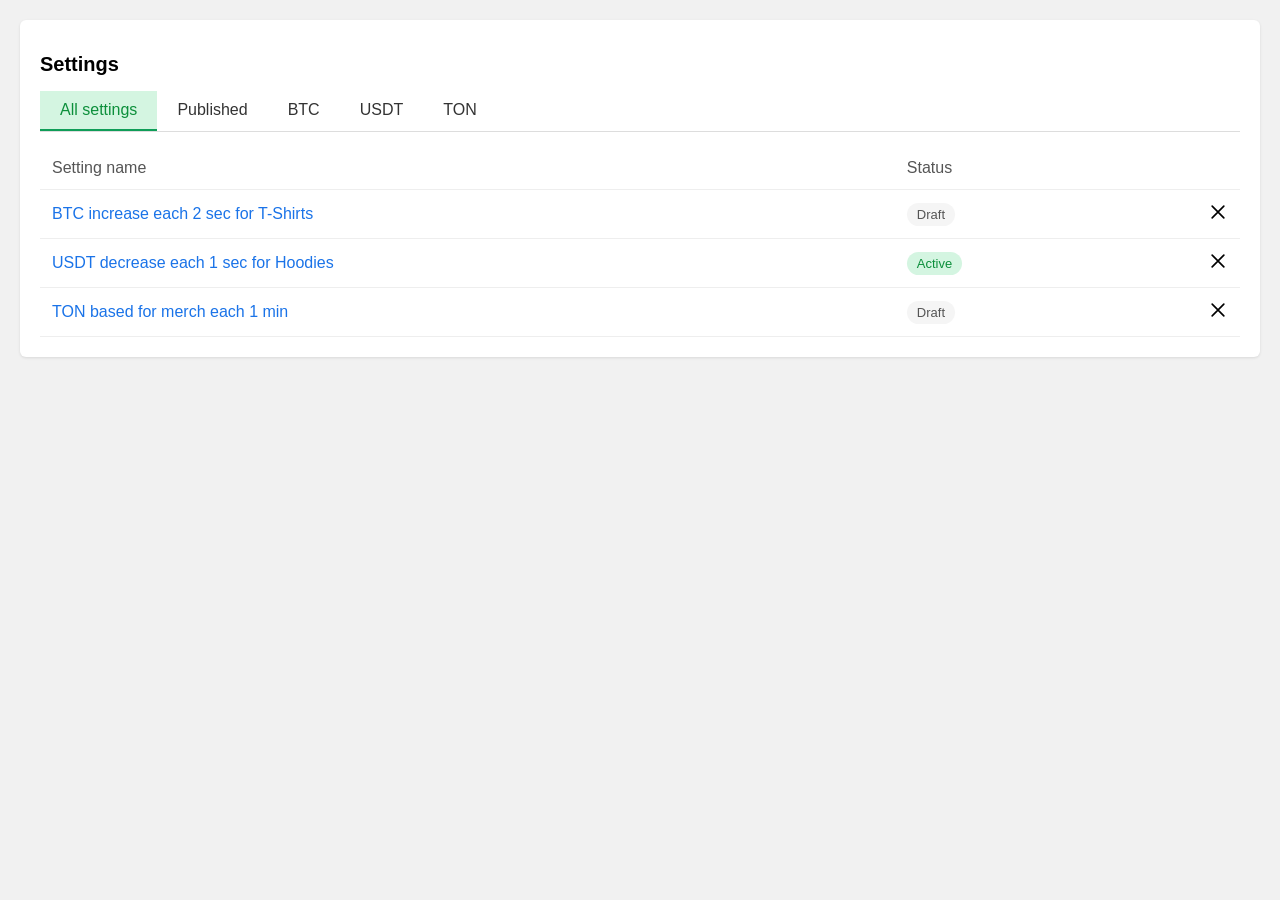
<file: Lab2/index.html>
<!DOCTYPE html>
<html lang="en">
<head>
<link rel="stylesheet" href="style.css">
<meta charset="UTF-8">
<title>Settings</title>
<link rel="stylesheet" href="style.css">
</head>
<body>

<div class="container">
    <h1>Settings</h1>

    <div class="tabs">
        <div class="tab active">All settings</div>
        <div class="tab">Published</div>
        <div class="tab">BTC</div>
        <div class="tab">USDT</div>
        <div class="tab">TON</div>
    </div>

    <table>
        <thead>
            <tr>
                <th>Setting name</th>
                <th>Status</th>
                <th></th>
            </tr>
        </thead>
        <tbody>
            <tr>
                <td><a href="#">BTC increase each 2 sec for T-Shirts</a></td>
                <td><span class="status draft">Draft</span></td>
                <td class="delete-icon"><img src="delete-icon.svg" alt="Видалити"></td>
            </tr>
            <tr>
                <td><a href="#">USDT decrease each 1 sec for Hoodies</a></td>
                <td><span class="status active">Active</span></td>
                <td class="delete-icon"><img src="delete-icon.svg" alt="Видалити"></td>
            </tr>
            <tr>
                <td><a href="#">TON based for merch each 1 min</a></td>
                <td><span class="status draft">Draft</span></td>
                <td class="delete-icon"><img src="delete-icon.svg" alt="Видалити"></td>
            </tr>
        </tbody>
    </table>
</div>

</body>
</html>
</file>
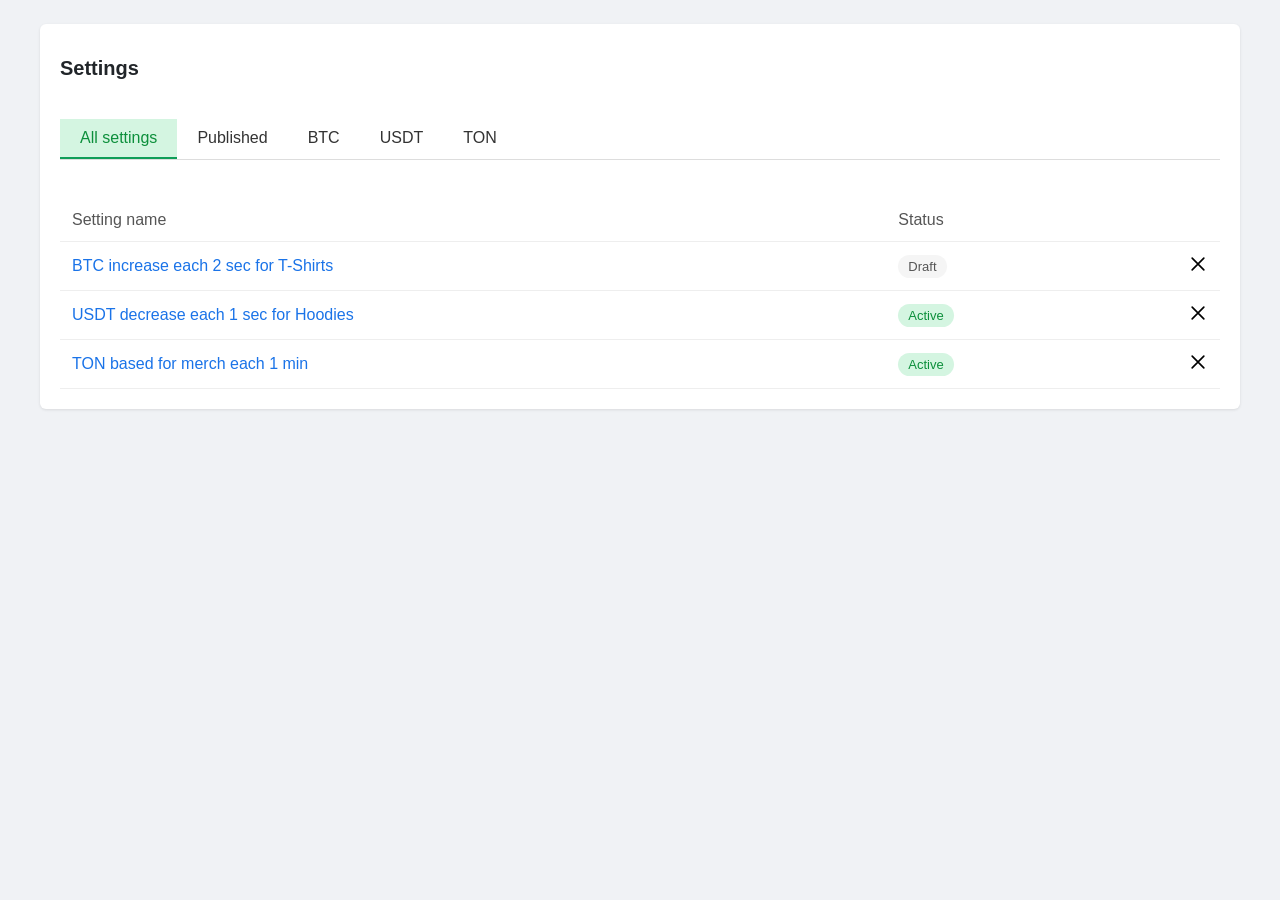
<file: Lab3/index.html>
<!DOCTYPE html>
<html lang="en">
<head>
<link rel="stylesheet" href="style.css">
<meta charset="UTF-8">
<title>Settings</title>
<link rel="stylesheet" href="style.css">
</head>
<body>

<div class="container">
    <h1>Settings</h1>

    <div class="tabs">
        <div class="tab active">All settings</div>
        <div class="tab">Published</div>
        <div class="tab">BTC</div>
        <div class="tab">USDT</div>
        <div class="tab">TON</div>
    </div>

    <table>
        <thead>
            <tr>
                <th>Setting name</th>
                <th>Status</th>
                <th></th>
            </tr>
        </thead>
        <tbody>
            <tr>
                <td><a href="settings.html">BTC increase each 2 sec for T-Shirts</a></td>
                <td><span class="status draft">Draft</span></td>
                <td class="delete-icon"><img src="delete-icon.svg" alt="Видалити"></td>
            </tr>
            <tr>
                <td><a href="#">USDT decrease each 1 sec for Hoodies</a></td>
                <td><span class="status active">Active</span></td>
                <td class="delete-icon"><img src="delete-icon.svg" alt="Видалити"></td>
            </tr>
            <tr>
                <td><a href="#">TON based for merch each 1 min</a></td>
                <td><span class="status active">Active</span></td>
                <td class="delete-icon"><img src="delete-icon.svg" alt="Видалити"></td>
            </tr>
        </tbody>
    </table>
</div>

</body>
</html>
</file>
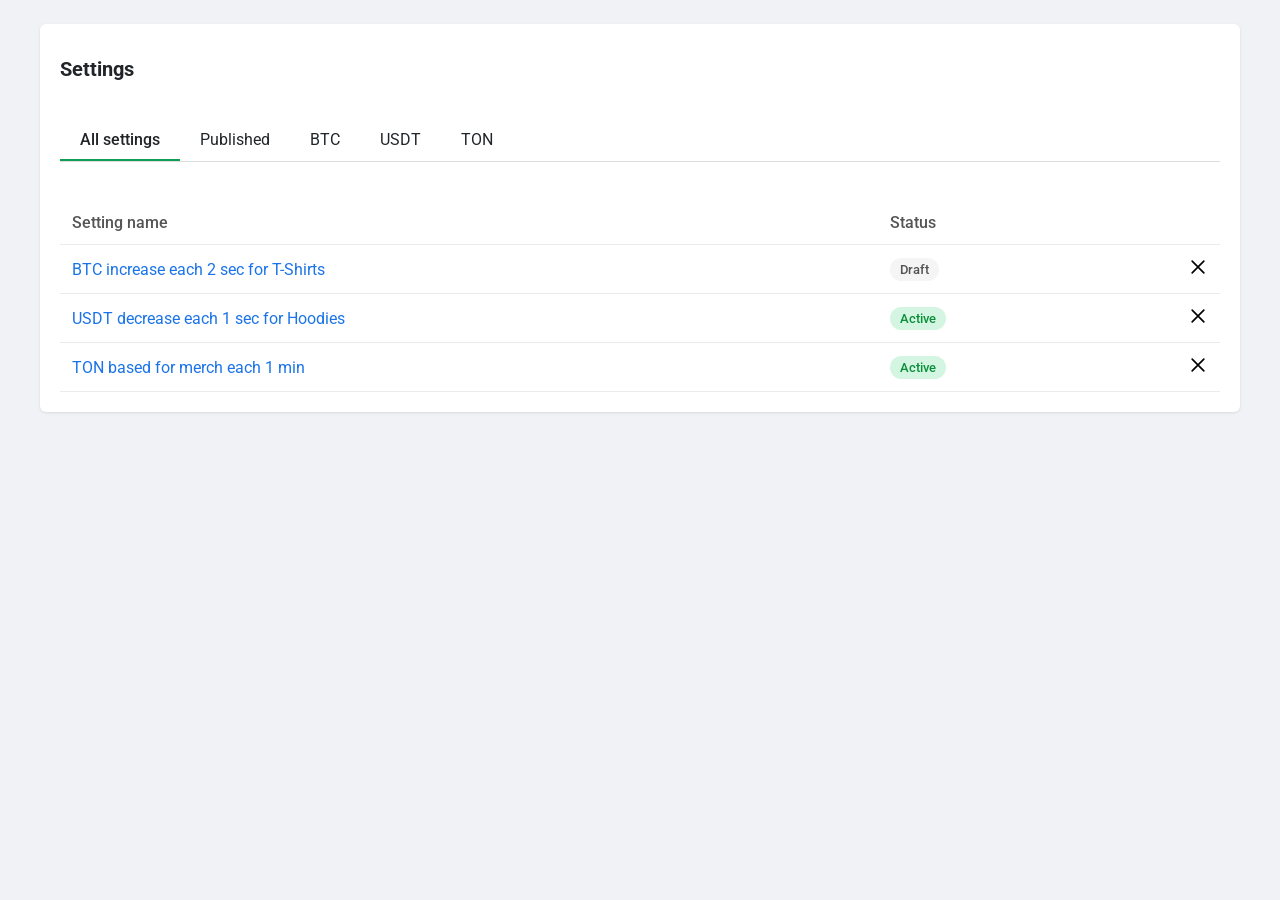
<file: Lab4/index.html>
<!DOCTYPE html>
<html lang="en">
<head>

<meta charset="UTF-8">
<title>Settings</title>
<link rel="stylesheet" href="style.css">
</head>

<head>
    <meta charset="UTF-8">
    <meta name="viewport" content="width=device-width, initial-scale=1.0"> <title>Settings</title>
    <link href="https://fonts.googleapis.com/css2?family=Roboto:wght@400;500;700&display=swap" rel="stylesheet"> <link rel="stylesheet" href="style.css"> </head>
<body>

<div class="container">
    <h1>Settings</h1>

    <div class="tabs">
        <div class="tab active">All settings</div>
        <div class="tab">Published</div>
        <div class="tab">BTC</div>
        <div class="tab">USDT</div>
        <div class="tab">TON</div>
    </div>

    <table>
        <thead>
            <tr>
                <th>Setting name</th>
                <th>Status</th>
                <th></th>
            </tr>
        </thead>
        <tbody>
            <tr>
                <td><a href="settings.html">BTC increase each 2 sec for T-Shirts</a></td>
                <td><span class="status draft">Draft</span></td>
                <td class="delete-icon"><img src="delete-icon.svg" alt="Видалити"></td>
            </tr>
            <tr>
                <td><a href="#">USDT decrease each 1 sec for Hoodies</a></td>
                <td><span class="status active">Active</span></td>
                <td class="delete-icon"><img src="delete-icon.svg" alt="Видалити"></td>
            </tr>
            <tr>
                <td><a href="#">TON based for merch each 1 min</a></td>
                <td><span class="status active">Active</span></td>
                <td class="delete-icon"><img src="delete-icon.svg" alt="Видалити"></td>
            </tr>
        </tbody>
    </table>
</div>

</body>
</html>
</file>
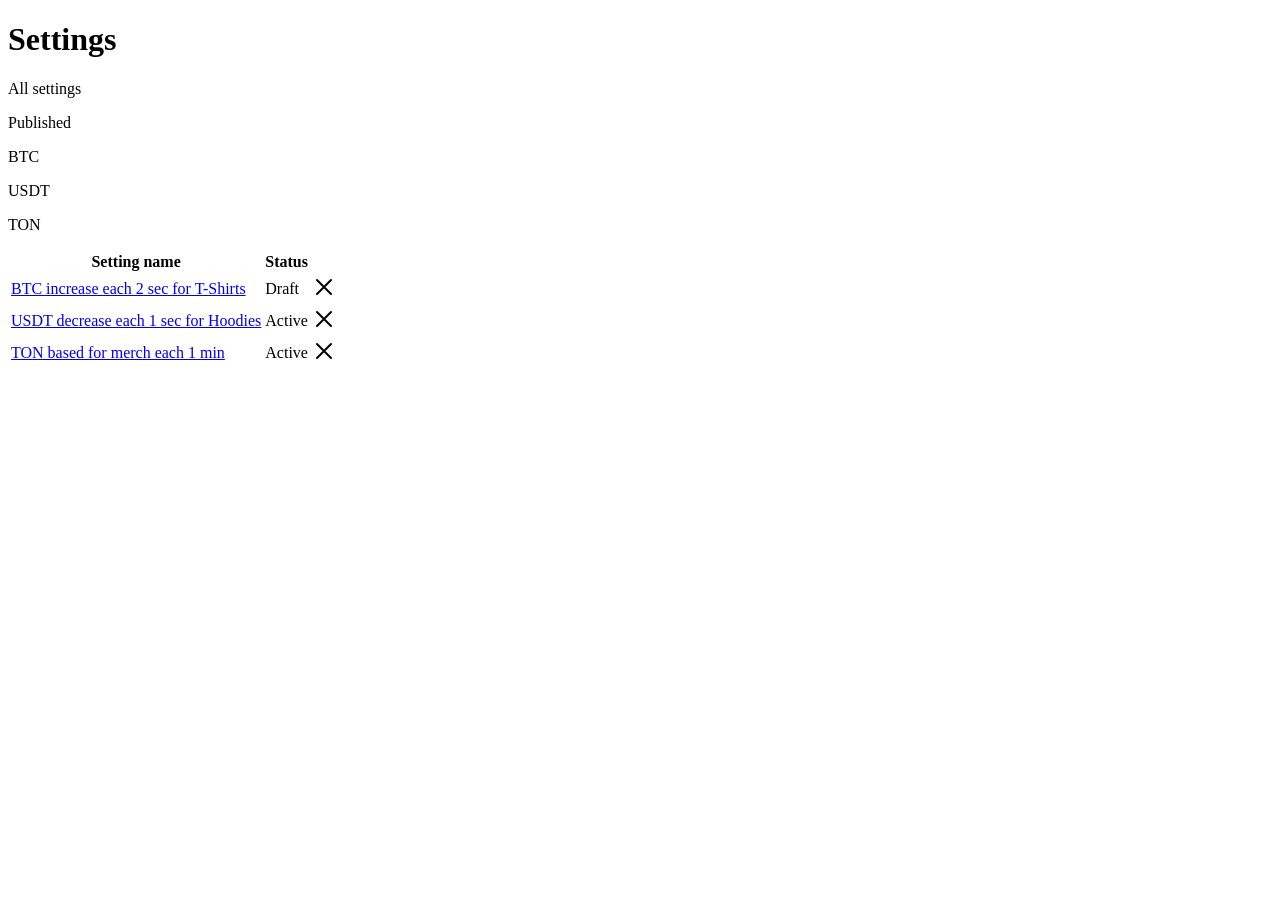
<file: Lab1/lab1.html>
<!DOCTYPE html>
<html lang="en">
<head>
</head>
<body>
  

<div class="container">
<h1>Settings</h1>
<p>All settings</p>
<p>Published</p>
<p>BTC</p>
<p>USDT</p>
<p>TON</p>
</div>
<table class="table">
    <thead>
        <tr>
            <th>Setting name</th>
            <th>Status</th>
            <th> </th>
        </tr>
    </thead>
    <tbody>
        <tr>
            <td><a href="#">BTC increase each 2 sec for T-Shirts</a></td>
            <td class="status">Draft</td>
            <td class="delete-icon"><img src="delete-icon.svg" alt="Видалити" width="24" height="24"></td>
        </tr>
        <tr>
            <td><a href="#">USDT decrease each 1 sec for Hoodies</a></td>
            <td class="status">Active</td>
            <td class="delete-icon"><img src="delete-icon.svg" alt="Видалити" width="24" height="24"></td>
        </tr>
        <tr>
            <td><a href="#">TON based for merch each 1 min</a></td>
            <td class="status">Active</td>
            <td class="delete-icon"><img src="delete-icon.svg" alt="Видалити" width="24" height="24"></td>
        </tr>
    </tbody>
    
</table>

</body>
</html>
</file>
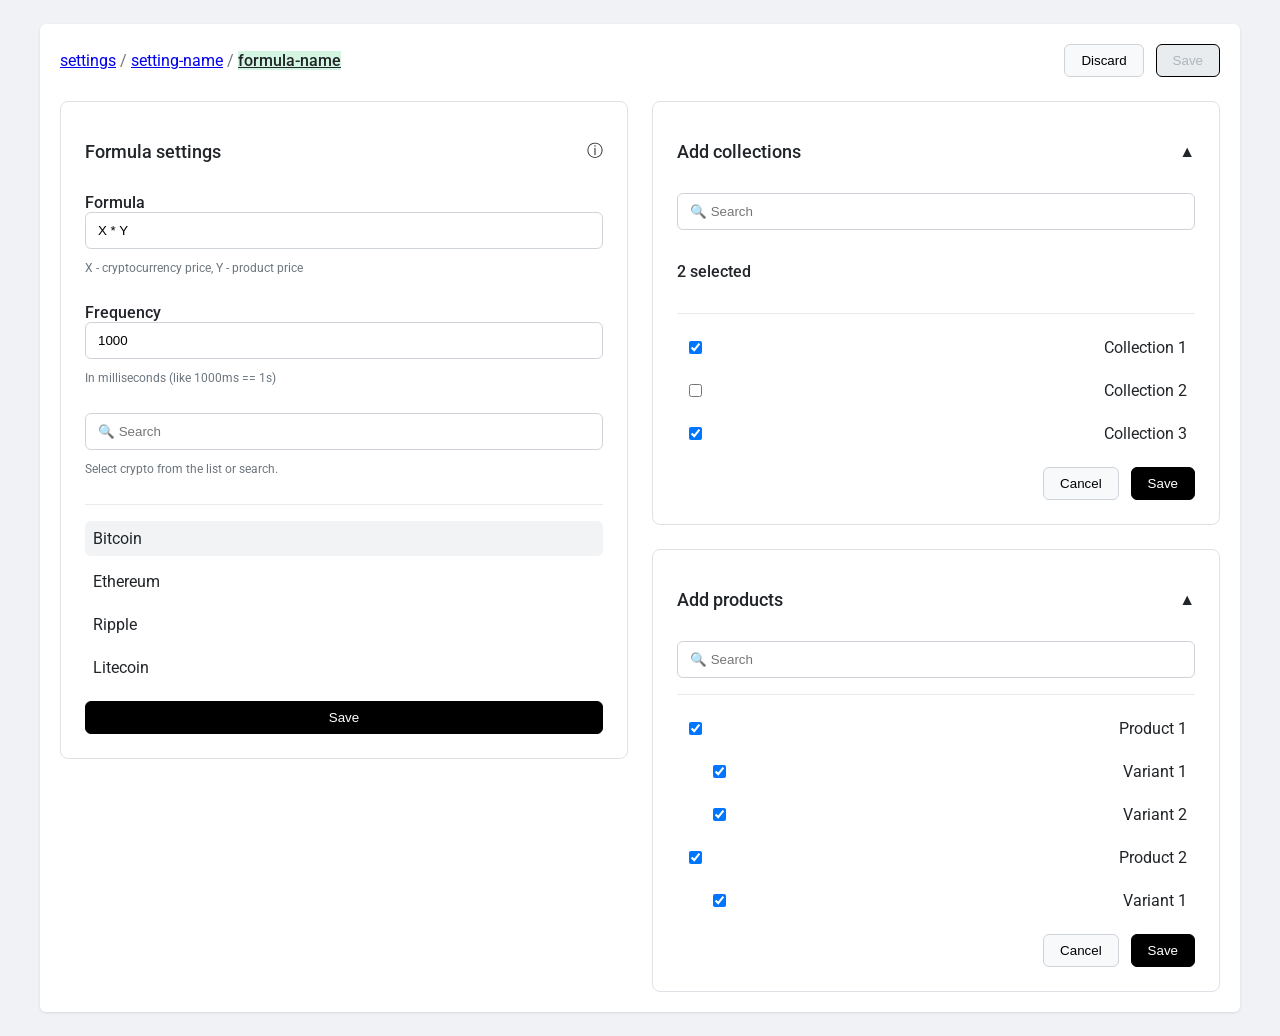
<file: Lab3/formula.html>
<!DOCTYPE html>
<html lang="uk">
<head>
    <meta charset="UTF-8">
    <meta name="viewport" content="width=device-width, initial-scale=1.0">
    <title>Formula Settings</title>
    <link href="https://fonts.googleapis.com/css2?family=Roboto:wght@400;500;700&display=swap" rel="stylesheet">
    <link rel="stylesheet" href="style.css">
</head>
<body>
    <div class="container">
        <header class="page-header">
            <nav class="breadcrumbs">
                <a href="#">settings</a> / <a href="#">setting-name</a> / <a href="#" class="active">formula-name</a>
            </nav>
            <div class="header-actions">
                <button class="btn">Discard</button>
                <button class="btn btn-primary" disabled>Save</button>
            </div>
        </header>

        <main class="grid-layout">
            <div class="grid-column">
                <section class="card">
                    <div class="card-header">
                        <h2 class="card-title">Formula settings</h2>
                        <span class="info-icon">ⓘ</span>
                    </div>
                    <div class="input-group">
                        <label class="input-label">Formula</label>
                        <input type="text" class="input" value="X * Y">
                        <p class="input-hint">X - cryptocurrency price, Y - product price</p>
                    </div>
                    <div class="input-group">
                        <label class="input-label">Frequency</label>
                        <input type="text" class="input" value="1000">
                        <p class="input-hint">In milliseconds (like 1000ms == 1s)</p>
                    </div>
                    <div class="input-group">
                        <input type="search" class="input" placeholder="🔍 Search">
                        <p class="input-hint">Select crypto from the list or search.</p>
                    </div>
                    <div class="list">
                        <a href="#" class="list-item active">Bitcoin</a>
                        <a href="#" class="list-item">Ethereum</a>
                        <a href="#" class="list-item">Ripple</a>
                        <a href="#" class="list-item">Litecoin</a>
                    </div>
                    <button class="btn btn-primary full-width">Save</button>
                </section>
            </div>

            <div class="grid-column">
                <section class="card">
                    <div class="card-header">
                        <h2 class="card-title">Add collections</h2>
                        <span class="arrow-icon up"></span>
                    </div>
                    <input type="search" class="input" placeholder="🔍 Search">
                    <p class="selection-info">2 selected</p>
                    <div class="list">
                        <label class="list-item"><input type="checkbox" checked> Collection 1</label>
                        <label class="list-item"><input type="checkbox"> Collection 2</label>
                        <label class="list-item"><input type="checkbox" checked> Collection 3</label>
                    </div>
                    <div class="card-actions">
                        <button class="btn">Cancel</button>
                        <button class="btn btn-primary">Save</button>
                    </div>
                </section>
                <section class="card">
                    <div class="card-header">
                        <h2 class="card-title">Add products</h2>
                        <span class="arrow-icon up"></span>
                    </div>
                    <input type="search" class="input" placeholder="🔍 Search">
                    <div class="list">
                        <label class="list-item"><input type="checkbox" checked> Product 1</label>
                        <label class="list-item variant"><input type="checkbox" checked> Variant 1</label>
                        <label class="list-item variant"><input type="checkbox" checked> Variant 2</label>
                        <label class="list-item"><input type="checkbox" checked> Product 2</label>
                        <label class="list-item variant"><input type="checkbox" checked> Variant 1</label>
                    </div>
                    <div class="card-actions">
                        <button class="btn">Cancel</button>
                        <button class="btn btn-primary">Save</button>
                    </div>
                </section>
            </div>
        </main>
    </div>
</body>
</html>
</file>
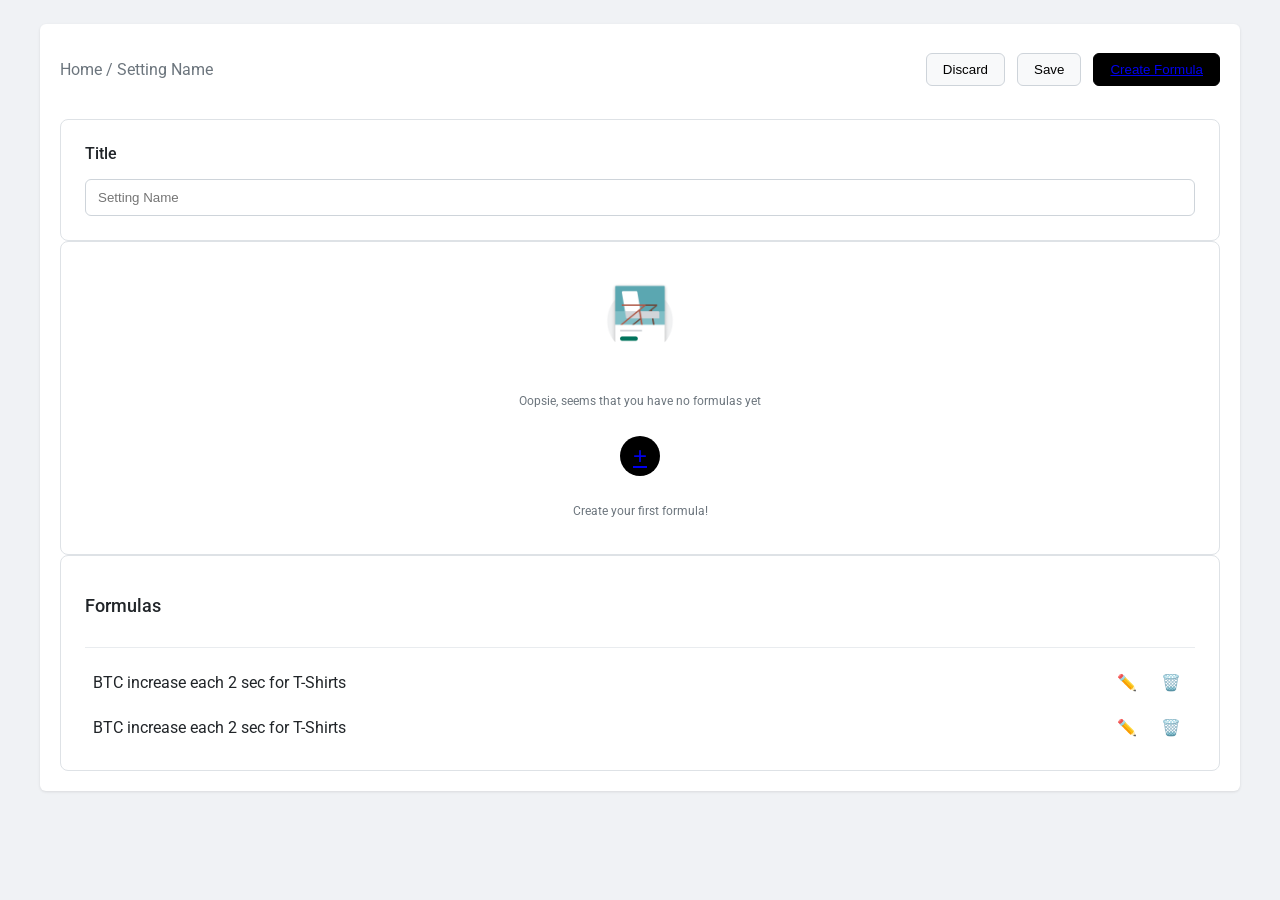
<file: Lab3/settings.html>
<!DOCTYPE html>
<html lang="uk">
<head>
    <meta charset="UTF-8">
    <meta name="viewport" content="width=device-width, initial-scale=1.0">
    <title>Settings</title>
    <link href="https://fonts.googleapis.com/css2?family=Roboto:wght@400;500;700&display=swap" rel="stylesheet">
    <link rel="stylesheet" href="style.css">
</head>
<body>

    <div class="container">
        <header class="page-header">
            <p class="breadcrumbs">Home / Setting Name</p>
            <div class="header-actions">
                <button class="btn">Discard</button>
                <button class="btn">Save</button>
                <button class="btn btn-primary"><a href="formula.html">Create Formula</a></button>
            </div>
        </header>

        <main>
            <section class="card">
                <label for="setting-title" class="input-label">Title</label>
                <input type="text" id="setting-title" class="input" placeholder="Setting Name">
            </section>

            <section class="card text-center">
                <img src="oopsie.png" alt="Empty state icon" class="empty-state-icon">
                <p class="text-muted">Oopsie, seems that you have no formulas yet</p>
                <button class="add-button"><a href="formula.html">+</a></button>
                <p class="small-text">Create your first formula!</p>
            </section>

            <section class="card">
                <h2 class="card-title">Formulas</h2>
                <div class="list">
                    <div class="list-item">
                        <span>BTC increase each 2 sec for T-Shirts</span>
                        <div class="item-actions">
                            <button class="icon-btn">✏️</button>
                            <button class="icon-btn">🗑️</button>
                        </div>
                    </div>
                    <div class="list-item">
                        <span>BTC increase each 2 sec for T-Shirts</span>
                        <div class="item-actions">
                            <button class="icon-btn">✏️</button>
                            <button class="icon-btn">🗑️</button>
                        </div>
                    </div>
                </div>
            </section>
        </main>
    </div>

</body>
</html>
</file>
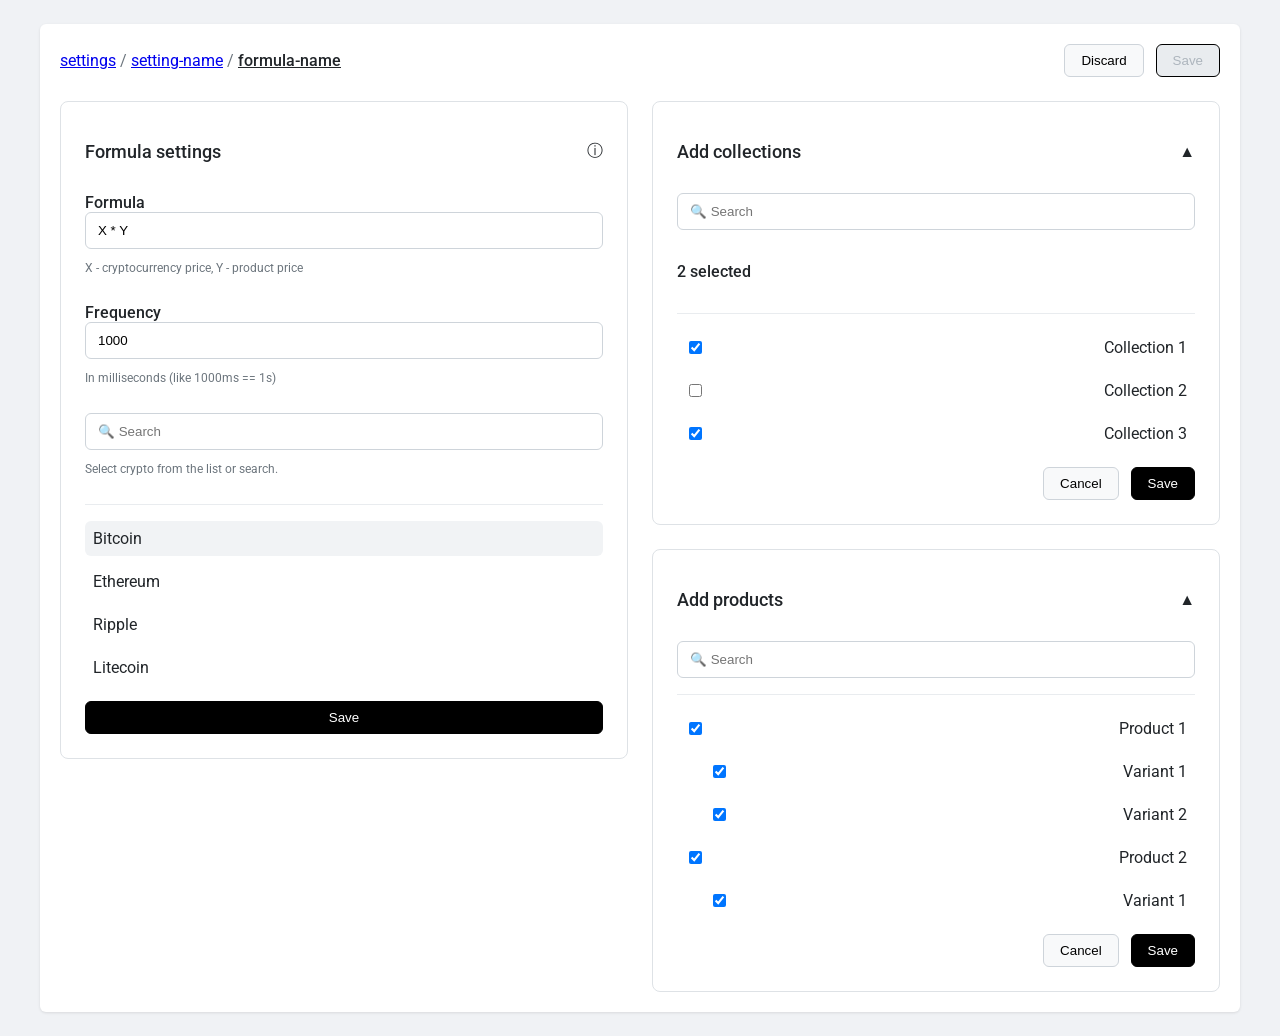
<file: Lab4/formula.html>
<!DOCTYPE html>
<html lang="uk">
<head>
<link rel="stylesheet" href="style.css">
<meta charset="UTF-8">
<title>Settings</title>
<link rel="stylesheet" href="style.css">
</head>

<head>
    <meta charset="UTF-8">
    <meta name="viewport" content="width=device-width, initial-scale=1.0"> <title>Settings</title>
    <link href="https://fonts.googleapis.com/css2?family=Roboto:wght@400;500;700&display=swap" rel="stylesheet"> <link rel="stylesheet" href="style.css"> </head>
<body>
    <div class="container">
        <header class="page-header">
            <nav class="breadcrumbs">
                <a href="#">settings</a> / <a href="#">setting-name</a> / <a href="#" class="active">formula-name</a>
            </nav>
            <div class="header-actions">
                <button class="btn">Discard</button>
                <button class="btn btn-primary" disabled>Save</button>
            </div>
        </header>

        <main class="grid-layout">
            <div class="grid-column">
                <section class="card">
                    <div class="card-header">
                        <h2 class="card-title">Formula settings</h2>
                        <span class="info-icon">ⓘ</span>
                    </div>
                    <div class="input-group">
                        <label class="input-label">Formula</label>
                        <input type="text" class="input" value="X * Y">
                        <p class="input-hint">X - cryptocurrency price, Y - product price</p>
                    </div>
                    <div class="input-group">
                        <label class="input-label">Frequency</label>
                        <input type="text" class="input" value="1000">
                        <p class="input-hint">In milliseconds (like 1000ms == 1s)</p>
                    </div>
                    <div class="input-group">
                        <input type="search" class="input" placeholder="🔍 Search">
                        <p class="input-hint">Select crypto from the list or search.</p>
                    </div>
                    <div class="list">
                        <a href="#" class="list-item active">Bitcoin</a>
                        <a href="#" class="list-item">Ethereum</a>
                        <a href="#" class="list-item">Ripple</a>
                        <a href="#" class="list-item">Litecoin</a>
                    </div>
                    <button class="btn btn-primary full-width">Save</button>
                </section>
            </div>

            <div class="grid-column">
                <section class="card">
                    <div class="card-header">
                        <h2 class="card-title">Add collections</h2>
                        <span class="arrow-icon up"></span>
                    </div>
                    <input type="search" class="input" placeholder="🔍 Search">
                    <p class="selection-info">2 selected</p>
                    <div class="list">
                        <label class="list-item"><input type="checkbox" checked> Collection 1</label>
                        <label class="list-item"><input type="checkbox"> Collection 2</label>
                        <label class="list-item"><input type="checkbox" checked> Collection 3</label>
                    </div>
                    <div class="card-actions">
                        <button class="btn">Cancel</button>
                        <button class="btn btn-primary">Save</button>
                    </div>
                </section>
                <section class="card">
                    <div class="card-header">
                        <h2 class="card-title">Add products</h2>
                        <span class="arrow-icon up"></span>
                    </div>
                    <input type="search" class="input" placeholder="🔍 Search">
                    <div class="list">
                        <label class="list-item"><input type="checkbox" checked> Product 1</label>
                        <label class="list-item variant"><input type="checkbox" checked> Variant 1</label>
                        <label class="list-item variant"><input type="checkbox" checked> Variant 2</label>
                        <label class="list-item"><input type="checkbox" checked> Product 2</label>
                        <label class="list-item variant"><input type="checkbox" checked> Variant 1</label>
                    </div>
                    <div class="card-actions">
                        <button class="btn">Cancel</button>
                        <button class="btn btn-primary">Save</button>
                    </div>
                </section>
            </div>
        </main>
    </div>
</body>
</html>
</file>
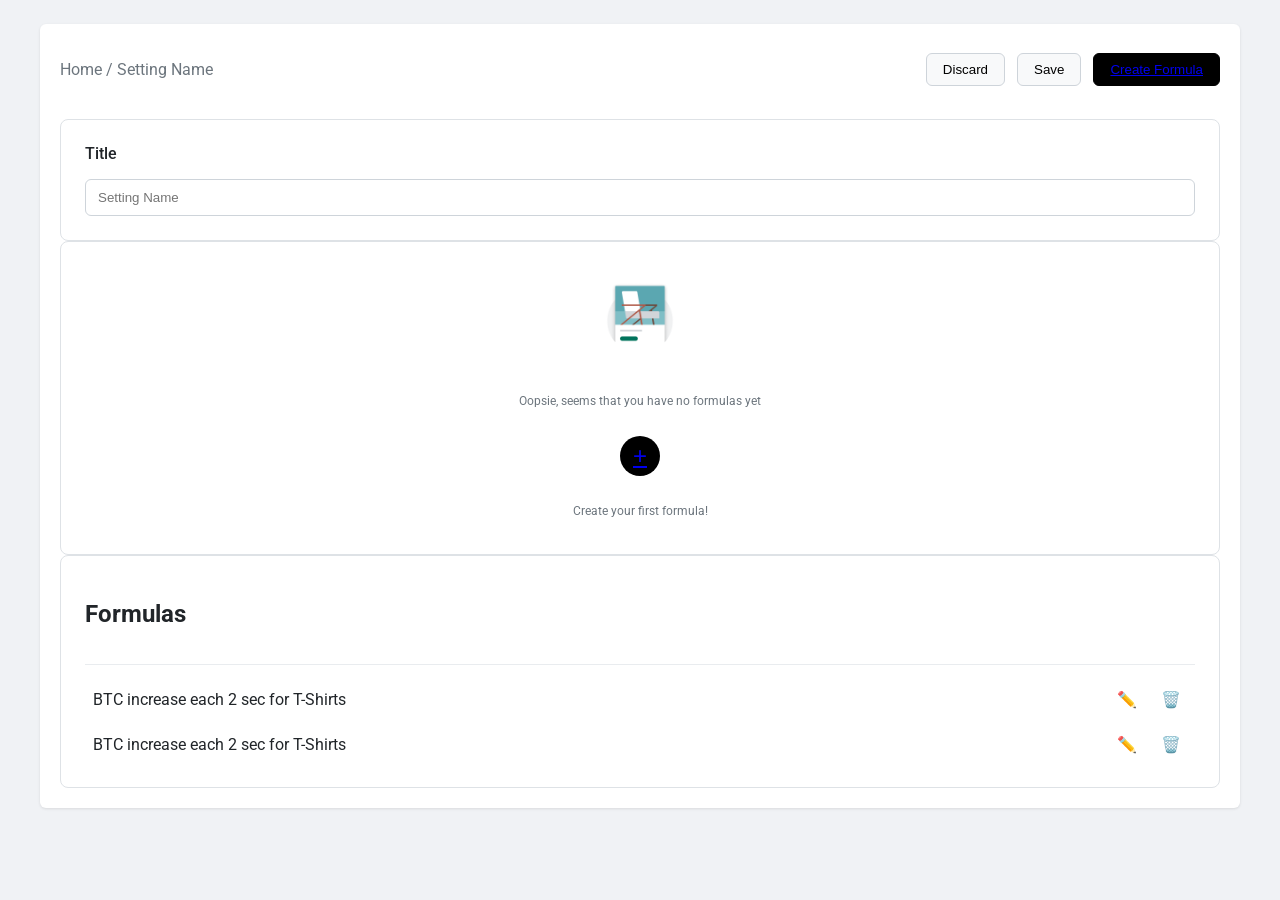
<file: Lab4/settings.html>
<!DOCTYPE html>
<html lang="uk">
<head>
<link rel="stylesheet" href="style.css">
<meta charset="UTF-8">
<title>Settings</title>
<link rel="stylesheet" href="style.css">
</head>

<head>
    <meta charset="UTF-8">
    <meta name="viewport" content="width=device-width, initial-scale=1.0"> <title>Settings</title>
    <link href="https://fonts.googleapis.com/css2?family=Roboto:wght@400;500;700&display=swap" rel="stylesheet"> <link rel="stylesheet" href="style.css"> </head>
<body>

    <div class="container">
        <header class="page-header">
            <p class="breadcrumbs">Home / Setting Name</p>
            <div class="header-actions">
                <button class="btn">Discard</button>
                <button class="btn">Save</button>
                <button class="btn btn-primary"><a href="formula.html">Create Formula</a></button>
            </div>
        </header>

        <main>
            <section class="card">
                <label for="setting-title" class="input-label">Title</label>
                <input type="text" id="setting-title" class="input" placeholder="Setting Name">
            </section>

            <section class="card text-center">
                <img src="oopsie.png" alt="Empty state icon" class="empty-state-icon">
                <p class="text-muted">Oopsie, seems that you have no formulas yet</p>
                <button class="add-button"><a href="formula.html">+</a></button>
                <p class="small-text">Create your first formula!</p>
            </section>

            <section class="card">
                <h2 class="card-title">Formulas</h2>
                <div class="list">
                    <div class="list-item">
                        <span>BTC increase each 2 sec for T-Shirts</span>
                        <div class="item-actions">
                            <button class="icon-btn">✏️</button>
                            <button class="icon-btn">🗑️</button>
                        </div>
                    </div>
                    <div class="list-item">
                        <span>BTC increase each 2 sec for T-Shirts</span>
                        <div class="item-actions">
                            <button class="icon-btn">✏️</button>
                            <button class="icon-btn">🗑️</button>
                        </div>
                    </div>
                </div>
            </section>
        </main>
    </div>

</body>
</html>
</file>
<file: Lab2/style.css>
body {
    font-family: 'Inter', sans-serif;
    background: #F1F1F1;
    margin: 0;
    padding: 20px;
}

.container {
    background: #fff;
    border-radius: 6px;
    box-shadow: 0 1px 3px rgba(0,0,0,0.1);
    padding: 20px;
}

h1 {
    font-size: 20px;
    margin-bottom: 15px;
}


.tabs {
    display: flex;
    border-bottom: 1px solid #ddd;
    margin-bottom: 15px;
}

.tab {
    padding: 10px 20px;
    cursor: pointer;
    color: #333;
}

.tab.active {
    border-bottom: 2px solid #0f9d58;
    font-weight: 500;
}


table {
    width: 100%;
    border-collapse: collapse;
}

th, td {
    text-align: left;
    padding: 12px;
    border-bottom: 1px solid #eee;
}

th {
    color: #555;
    font-weight: 500;
}

td a {
    color: #1a73e8;
    text-decoration: none;
}

td a:hover {
    text-decoration: underline;
}


.status {
    display: inline-block;
    padding: 4px 10px;
    border-radius: 20px;
    font-size: 13px;
    font-weight: 500;
}

.draft {
    background: #f5f5f5;
    color: #555;
}

.active {
    background: #d4f5e1;
    color: #0c8f3b;
}


.delete-icon {
    text-align: right;
}

.delete-icon img {
    width: 20px;
    height: 20px;
    cursor: pointer;
}
</file>
<file: Lab3/style.css>
body {
    font-family: 'Roboto', sans-serif;
    background-color: #f0f2f5;
    color: #212529;
    margin: 0;
    padding: 24px;
}

* {
    box-sizing: border-box;
}
.container {
    background: #fff;
    border-radius: 6px;
    box-shadow: 0 1px 3px rgba(0,0,0,0.1);
    padding: 20px;
}

h1 {
    font-size: 20px;
    margin-bottom: 15px;
}


.tabs {
    display: flex;
    border-bottom: 1px solid #ddd;
    margin-bottom: 15px;
}

.tab {
    padding: 10px 20px;
    cursor: pointer;
    color: #333;
}

.tab.active {
    border-bottom: 2px solid #0f9d58;
    font-weight: 500;
}


table {
    width: 100%;
    border-collapse: collapse;
}

th, td {
    text-align: left;
    padding: 12px;
    border-bottom: 1px solid #eee;
}

th {
    color: #555;
    font-weight: 500;
}

td a {
    color: #1a73e8;
    text-decoration: none;
}

td a:hover {
    text-decoration: underline;
}


.status {
    display: inline-block;
    padding: 4px 10px;
    border-radius: 20px;
    font-size: 13px;
    font-weight: 500;
}

.draft {
    background: #f5f5f5;
    color: #555;
}

.active {
    background: #d4f5e1;
    color: #0c8f3b;
}


.delete-icon {
    text-align: right;
}

.delete-icon img {
    width: 20px;
    height: 20px;
    cursor: pointer;
}

.container {
    max-width: 1200px;
    margin: 0 auto;
    display: flex;
    flex-direction: column;
    gap: 24px;
}

/* --- ЗАГАЛЬНІ КОМПОНЕНТИ --- */
.card {
    background-color: #fff;
    border-radius: 8px;
    padding: 24px;
    border: 1px solid #dee2e6;
    display: flex;
    flex-direction: column;
    gap: 16px;
}

.btn {
    padding: 8px 16px;
    border-radius: 6px;
    border: 1px solid #ced4da;
    background-color: #f8f9fa;
    font-weight: 500;
    cursor: pointer;
}

.btn-primary {
    background-color: #000;
    color: #fff;
    border-color: #000;
}

.btn:disabled {
    background-color: #e9ecef;
    cursor: not-allowed;
    color: #adb5bd;
}

.input {
    width: 100%;
    padding: 10px 12px;
    border: 1px solid #ced4da;
    border-radius: 6px;
}

.input-label {
    font-weight: 500;
}

.input-hint, .small-text, .text-muted {
    font-size: 12px;
    color: #6c757d;
}

.card-header {
    display: flex;
    justify-content: space-between;
    align-items: center;
}

.card-title {
    font-size: 18px;
    font-weight: 500;
}

/* --- ВЕРХНЯ ПАНЕЛЬ (HEADER) --- */
.page-header {
    display: flex;
    justify-content: space-between;
    align-items: center;
}

.breadcrumbs {
    color: #6c757d;
}
.breadcrumbs a.active {
    color: #212529;
    font-weight: 500;
}

.header-actions {
    display: flex;
    gap: 12px;
}

/* --- СПИСКИ (LIST) --- */
.list {
    display: flex;
    flex-direction: column;
    gap: 8px;
    border-top: 1px solid #e9ecef;
    padding-top: 16px;
}

.list-item {
    display: flex;
    justify-content: space-between;
    align-items: center;
    padding: 8px;
    border-radius: 6px;
    text-decoration: none;
    color: #212529;
}

.list-item:hover, .list-item.active {
    background-color: #f1f3f5;
}
.list-item.variant {
    padding-left: 32px; /* Відступ для варіантів */
}

/* --- СПЕЦИФІЧНІ СТИЛІ --- */
.grid-layout {
    display: grid;
    grid-template-columns: 1fr 1fr;
    gap: 24px;
    align-items: start;
}

.grid-column {
    display: flex;
    flex-direction: column;
    gap: 24px;
}

.text-center { align-items: center; }
.empty-state-icon { max-width: 100px; }
.add-button {
    background: #000;
    color: #fff;
    border: none;
    border-radius: 50%;
    width: 40px;
    height: 40px;
    font-size: 24px;
    cursor: pointer;
}

.item-actions, .card-actions {
    display: flex;
    gap: 12px;
}

.card-actions { justify-content: flex-end; }
.icon-btn {
    background: none;
    border: none;
    cursor: pointer;
    font-size: 16px;
}

.selection-info {
    font-weight: 500;
}

.arrow-icon::before {
    content: '▼';
}
.arrow-icon.up::before {
    content: '▲';
}
.full-width {
    width: 100%;
}
</file>
<file: Lab4/style.css>
/* scss/styles.scss */
body {
  font-family: "Roboto", sans-serif;
  background-color: #f0f2f5;
  color: #212529;
  margin: 0;
  padding: 24px;
}

* {
  box-sizing: border-box;
}

h1 {
  font-size: 20px;
  margin-bottom: 15px;
}

.container {
  max-width: 1200px;
  margin: 0 auto;
  display: flex;
  flex-direction: column;
  gap: 24px;
  background: #fff;
  -webkit-border-radius: 6px;
  border-radius: 6px;
  -webkit-box-shadow: 0 1px 3px rgba(0, 0, 0, 0.1);
  box-shadow: 0 1px 3px rgba(0, 0, 0, 0.1);
  padding: 20px;
}

.tabs {
  display: flex;
  flex-direction: row;
  justify-content: flex-start;
  align-items: stretch;
  gap: 0;
  border-bottom: 1px solid #ddd;
  margin-bottom: 15px;
}
.tabs .tab {
  padding: 10px 20px;
  cursor: pointer;
  color: #212529;
}
.tabs .tab.active {
  border-bottom: 2px solid #0f9d58;
  font-weight: 500;
}

table {
  width: 100%;
  border-collapse: collapse;
}
table th, table td {
  text-align: left;
  padding: 12px;
  border-bottom: 1px solid #e9ecef;
}
table th {
  color: #555;
  font-weight: 500;
}
table td a {
  color: #1a73e8;
  text-decoration: none;
}
table td a:hover {
  text-decoration: underline;
}

.status {
  display: inline-block;
  padding: 4px 10px;
  -webkit-border-radius: 20px;
  border-radius: 20px;
  font-size: 13px;
  font-weight: 500;
}
.status.draft {
  background: #f5f5f5;
  color: #555;
}
.status.active {
  background: #d4f5e1;
  color: #0c8f3b;
}

.delete-icon {
  text-align: right;
}
.delete-icon img {
  width: 20px;
  height: 20px;
  cursor: pointer;
}

/* --- ЗАГАЛЬНІ КОМПОНЕНТИ --- */
.card {
  background-color: #fff;
  -webkit-border-radius: 8px;
  border-radius: 8px;
  padding: 24px;
  border: 1px solid #dee2e6;
  display: flex;
  flex-direction: column;
  gap: 16px;
}

.btn {
  padding: 8px 16px;
  -webkit-border-radius: 6px;
  border-radius: 6px;
  border: 1px solid #ced4da;
  background-color: #f8f9fa;
  font-weight: 500;
  cursor: pointer;
}
.btn.btn-primary {
  background-color: #000;
  color: #fff;
  border-color: #000;
}
.btn:disabled {
  background-color: #e9ecef;
  cursor: not-allowed;
  color: #adb5bd;
}

.input {
  width: 100%;
  padding: 10px 12px;
  border: 1px solid #ced4da;
  -webkit-border-radius: 6px;
  border-radius: 6px;
}

.input-label {
  font-weight: 500;
}

.input-hint, .small-text, .text-muted {
  font-size: 12px;
  color: #6c757d;
}

.card-header {
  display: flex;
  justify-content: space-between;
  align-items: center;
  gap: 0;
}
.card-header .card-title {
  font-size: 18px;
  font-weight: 500;
}

/* --- ВЕРХНЯ ПАНЕЛЬ (HEADER) --- */
.page-header {
  display: flex;
  justify-content: space-between;
  align-items: center;
  gap: 0;
}
.page-header .breadcrumbs {
  color: #6c757d;
}
.page-header .breadcrumbs a.active {
  color: #212529;
  font-weight: 500;
}
.page-header .header-actions {
  display: flex;
  flex-direction: row;
  justify-content: flex-start;
  align-items: stretch;
  gap: 12px;
}

/* --- СПИСКИ (LIST) --- */
.list {
  display: flex;
  flex-direction: column;
  gap: 8px;
  border-top: 1px solid #e9ecef;
  padding-top: 16px;
}
.list .list-item {
  display: flex;
  justify-content: space-between;
  align-items: center;
  gap: 0;
  padding: 8px;
  -webkit-border-radius: 6px;
  border-radius: 6px;
  text-decoration: none;
  color: #212529;
}
.list .list-item:hover, .list .list-item.active {
  background-color: #f1f3f5;
}
.list .list-item.variant {
  padding-left: 32px;
}

/* --- СПЕЦИФІЧНІ СТИЛІ --- */
.grid-layout {
  display: grid;
  grid-template-columns: 1fr 1fr;
  gap: 24px;
  align-items: start;
}

.grid-column {
  display: flex;
  flex-direction: column;
  gap: 24px;
}

.text-center {
  align-items: center;
}

.empty-state-icon {
  max-width: 100px;
}

.add-button {
  background: #000;
  color: #fff;
  border: none;
  -webkit-border-radius: 50%;
  border-radius: 50%;
  width: 40px;
  height: 40px;
  font-size: 24px;
  cursor: pointer;
}

.item-actions, .card-actions {
  display: flex;
  flex-direction: row;
  justify-content: flex-start;
  align-items: stretch;
  gap: 12px;
}

.card-actions {
  justify-content: flex-end;
}

.icon-btn {
  background: none;
  border: none;
  cursor: pointer;
  font-size: 16px;
}

.selection-info {
  font-weight: 500;
}

.arrow-icon::before {
  content: "▼";
}
.arrow-icon.up::before {
  content: "▲";
}

.full-width {
  width: 100%;
}

/* 4. АДАПТИВНІСТЬ (МЕДІА-ЗАПИТИ) */
@media (max-width: 768px) {
  .grid-layout {
    grid-template-columns: 1fr;
  }
  .page-header {
    flex-direction: column;
    align-items: flex-start;
    gap: 16px;
  }
}
@media (max-width: 480px) {
  body {
    padding: 16px;
  }
  .container {
    padding: 16px;
  }
  .tabs {
    overflow-x: auto;
    white-space: nowrap;
  }
  .header-actions {
    flex-direction: column;
    width: 100%;
  }
  .header-actions .btn {
    width: 100%;
    text-align: center;
  }
  table thead {
    display: none;
  }
  table tr {
    display: block;
    margin-bottom: 15px;
    border: 1px solid #ddd;
    -webkit-border-radius: 6px;
    border-radius: 6px;
  }
  table td {
    display: block;
    text-align: left;
    border-bottom: 1px solid #dee2e6;
  }
  table td:last-child {
    border-bottom: none;
  }
  table .delete-icon {
    text-align: left;
  }
}
</file>
